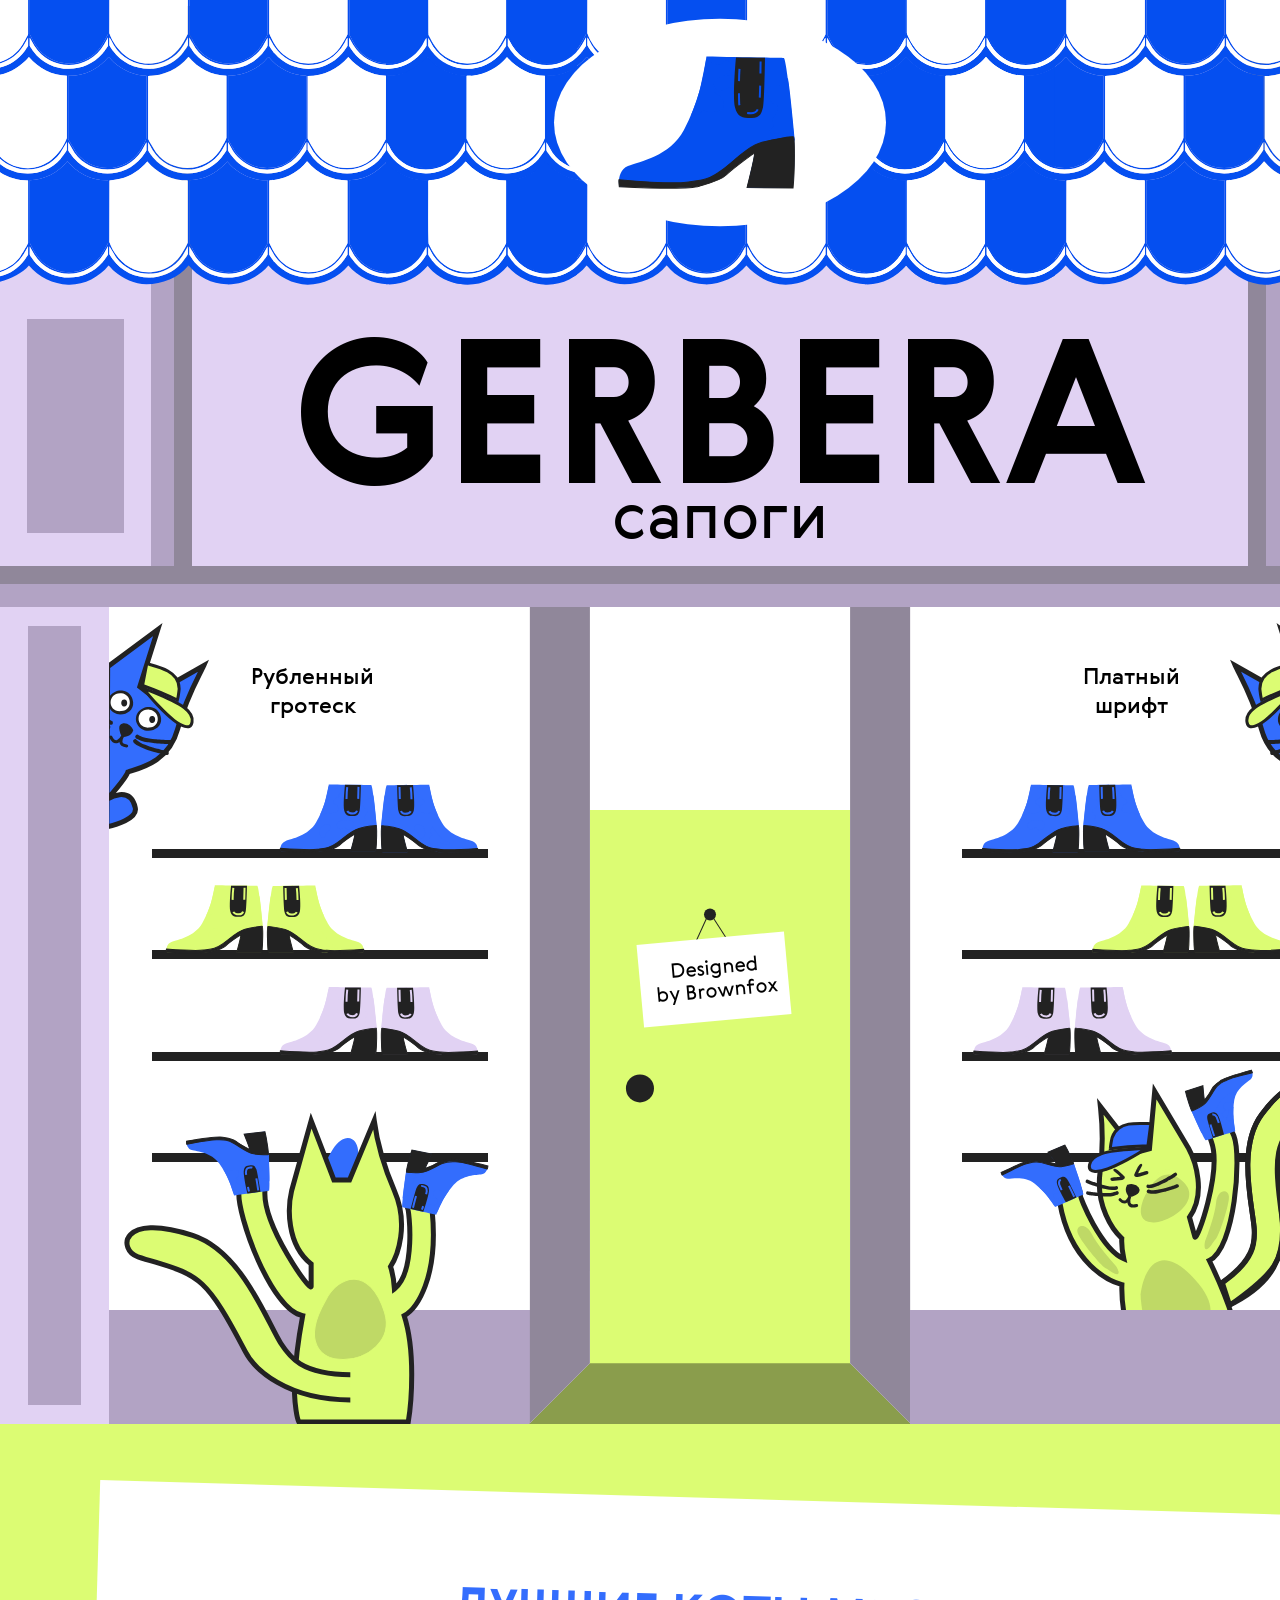
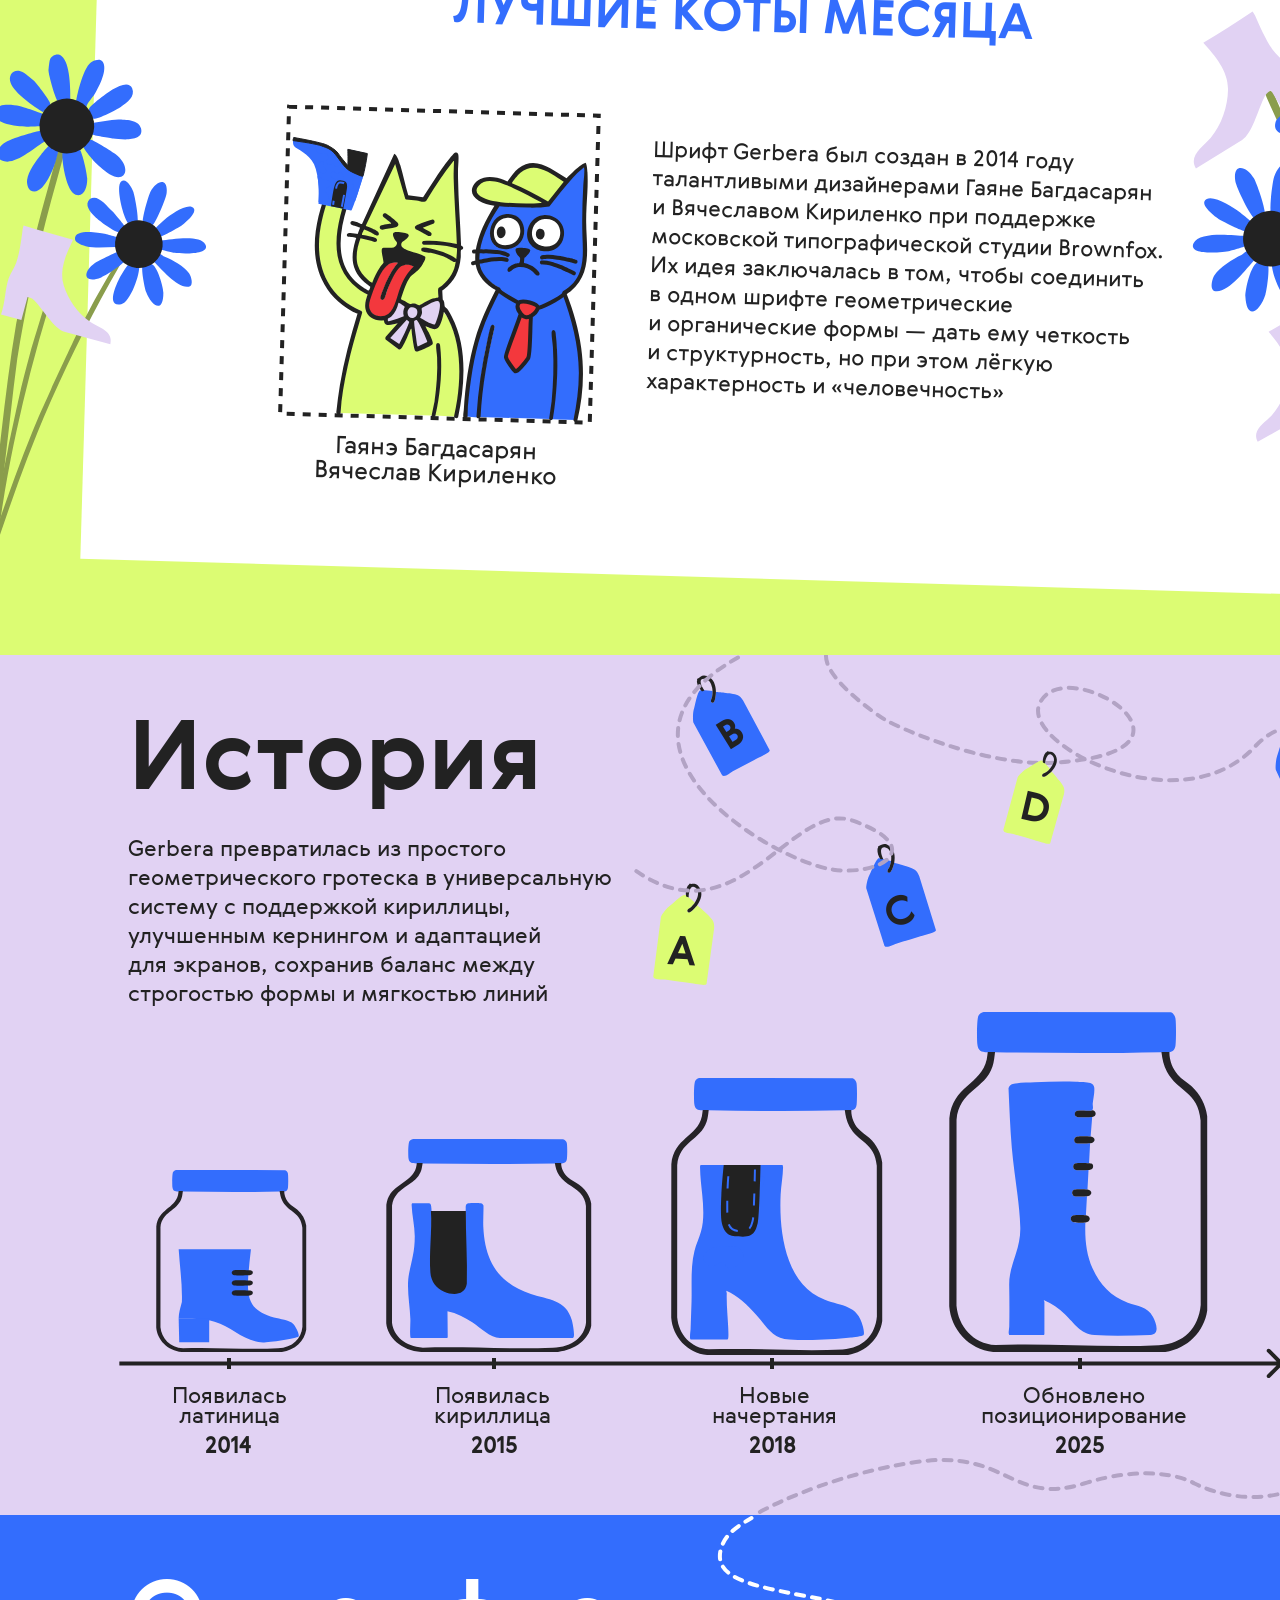
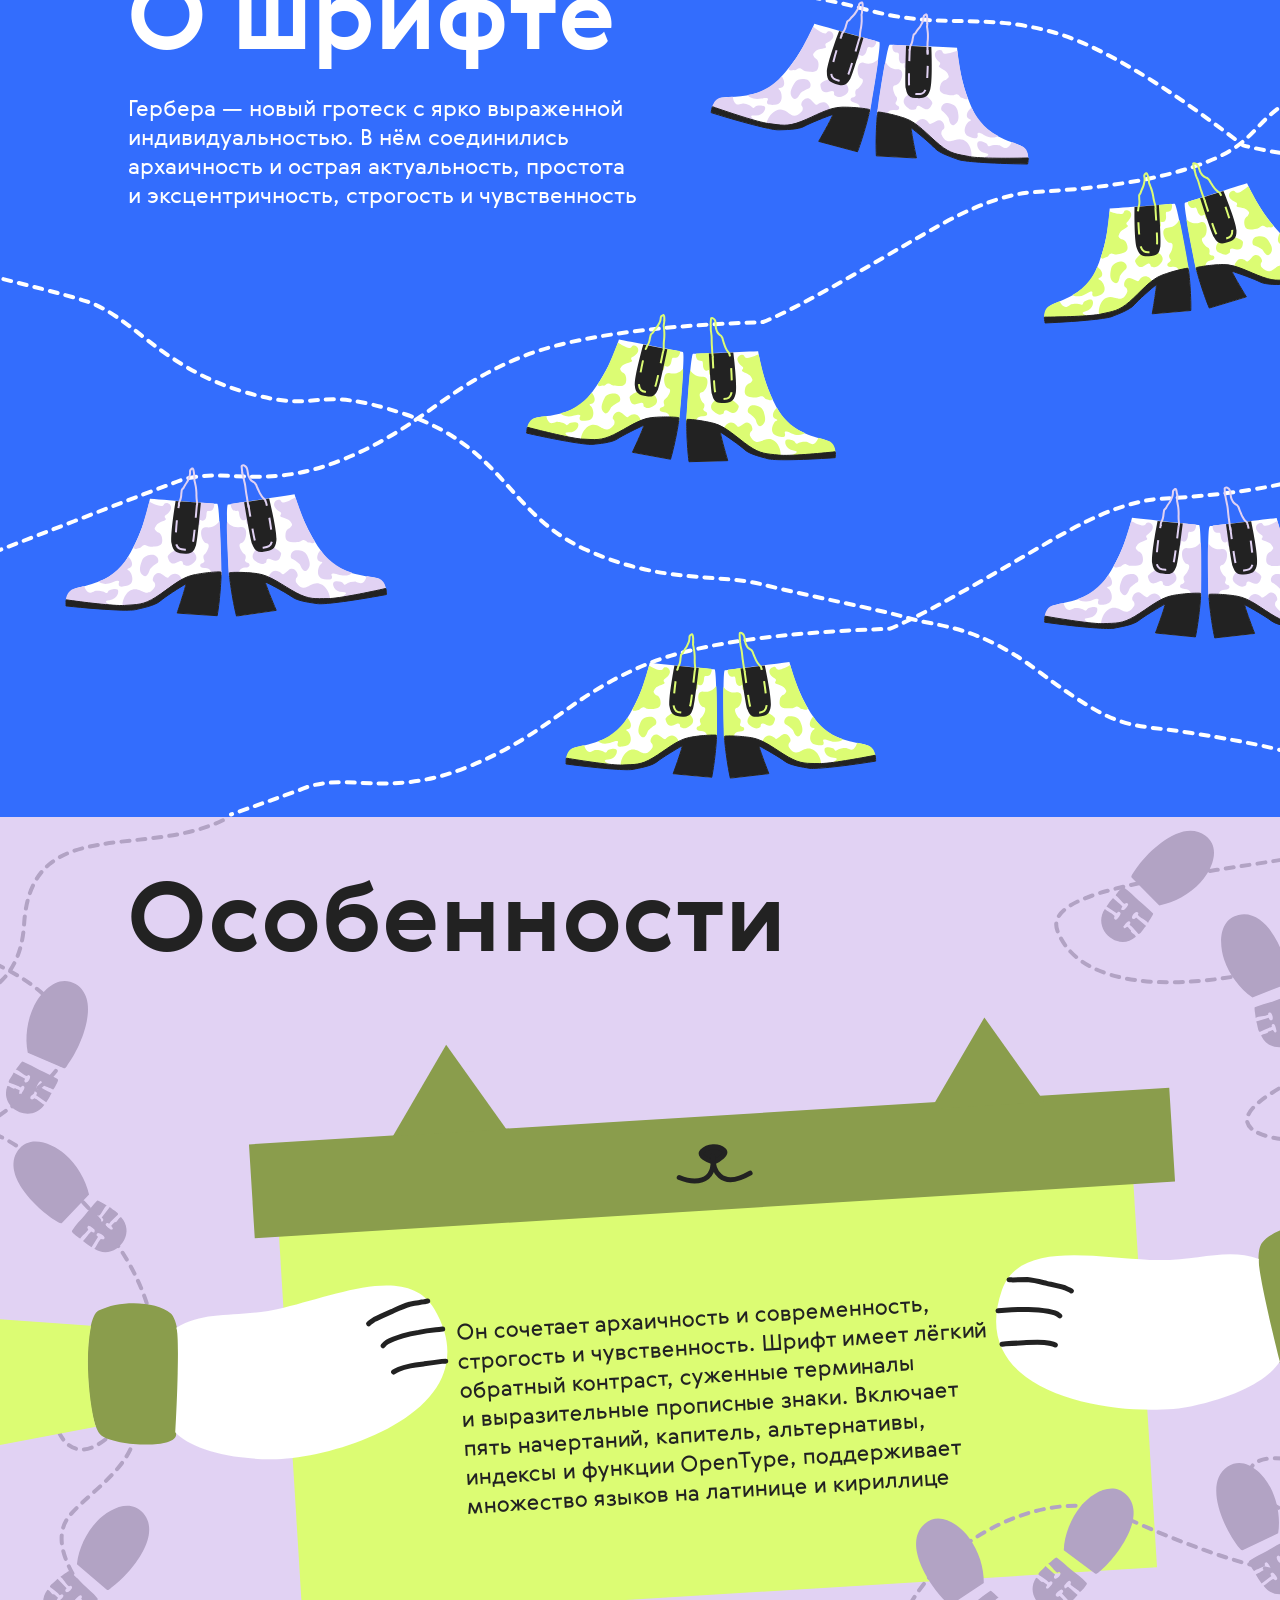
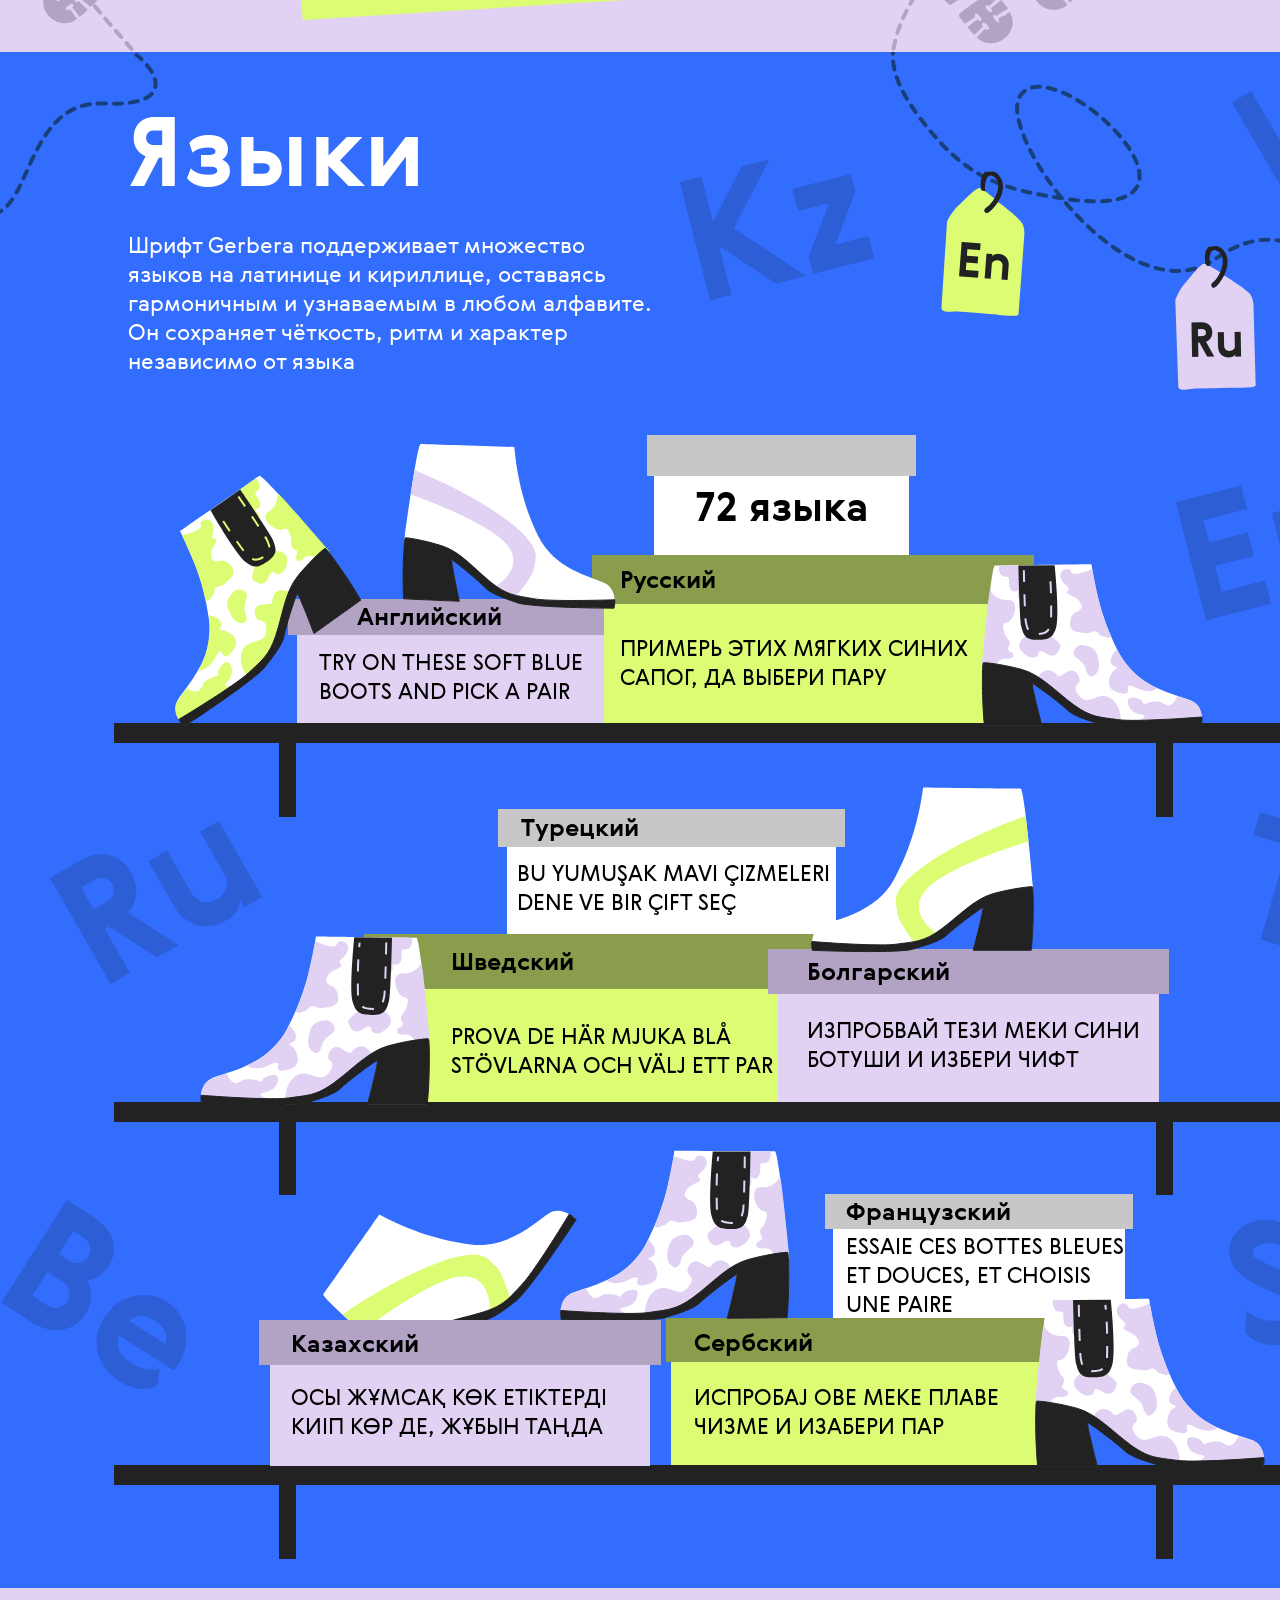
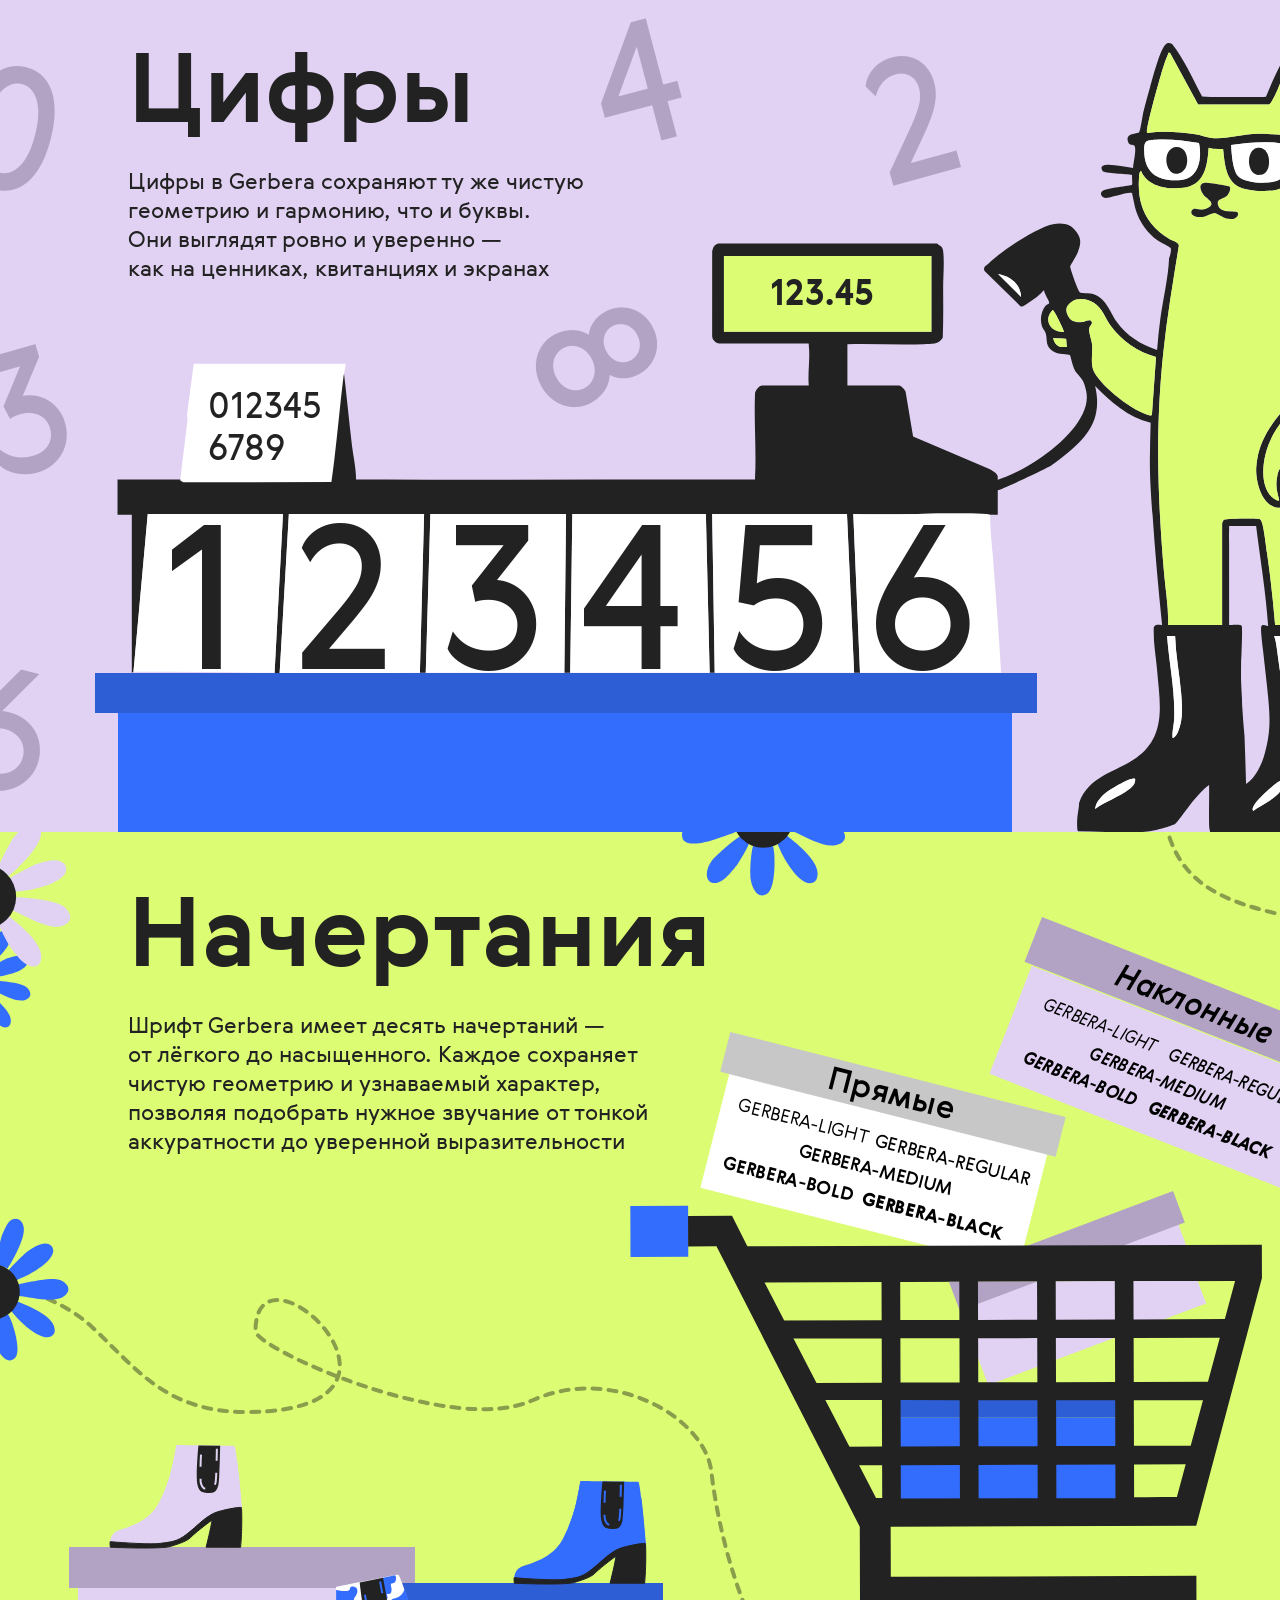
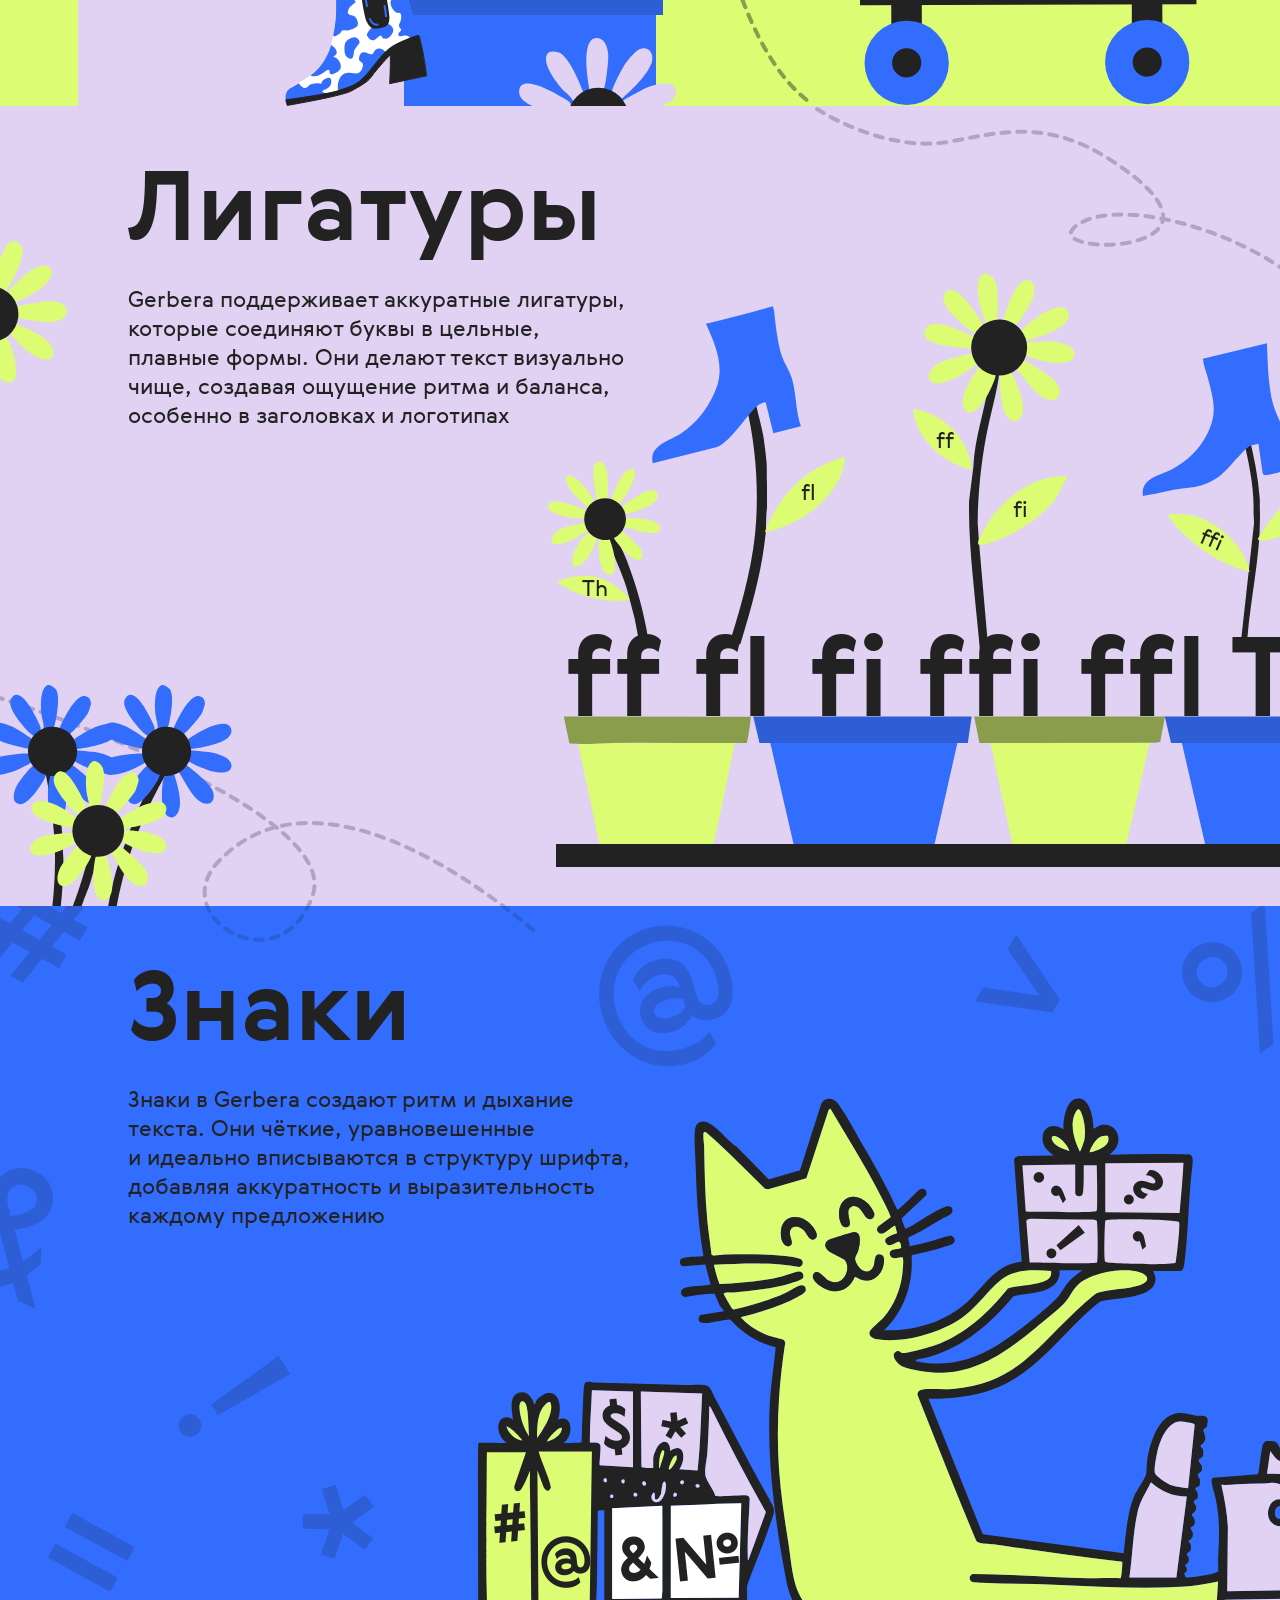
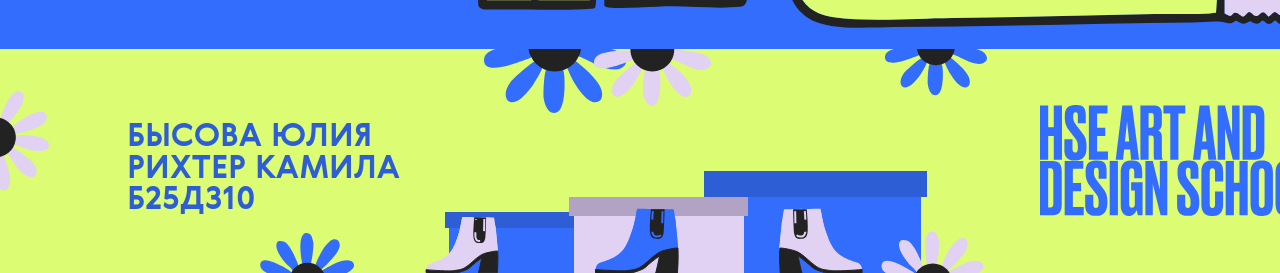
<file: index.html>
<!DOCTYPE html>
<html lang="ru">
  <html lang="en">
    <head>
      <meta charset="UTF-8" />
      <meta name="viewport" content="width=device-width, initial-scale=1.0" />
      <title>Gerbera</title>
      <link rel="stylesheet" href="stylesheets/style.css" />
      <link rel="icon" type="image/x-icon" href="../gerbera/images/icon.png" />
    </head>
    <body>
      <section class="section-1">
        <div class="rect1"></div>
        <div class="rect2"></div>
        <div class="rect3"></div>
        <div class="rect4"></div>
        <div class="rect5"></div>
      </section>
      <section class="section-2">
        <div id="title">GERBERA</div>
        <div id="title_little">сапоги</div>
        <div class="rectangle1"></div>
        <div class="rectangle2"></div>
        <div class="rectangle3"></div>
        <div class="rectangle4"></div>
        <div class="rectangle5"></div>
        <div class="rectangle6"></div>
        <div class="rectangle_left"></div>
        <div class="rectangle_right"></div>
      </section>
      <section class="section-3">
        <div class="rectangle7"></div>
        <div class="rectangle8"></div>
        <div class="rectangle9"></div>
        <div class="rectangle10"></div>
        <div class="rectangle11"></div>
        <div class="rectangle12"></div>
        <div class="rectangle13"></div>
        <div class="rectangle14"></div>
        <div class="rectangle15"></div>
        <div class="rectangle16"></div>
        <div class="rectangle17"></div>
        <div class="rectangle18"></div>
        <div class="rectangle19"></div>
        <div class="rectangle20"></div>
        <div class="rectangle21"></div>
        <div class="rectangle22"></div>
        <div class="rectangle23"></div>
        <div id="text1">Рубленный<br />гротеск</div>
        <div id="text2">Платный<br />шрифт</div>
        <div id="text3">Designed<br />by Brownfox</div>
      </section>
      <section class="section-4">
        <div class="rectangle24"></div>
        <div class="rectangle25"></div>
        <div id="text4">ЛУЧШИЕ КОТЫ МЕСЯЦА</div>
        <p id="text5">
          Шрифт Gerbera был создан в 2014 году<br />талантливыми дизайнерами
          Гаяне Багдасарян<br />
          и Вячеславом Кириленко при поддержке<br />московской типографической
          студии Brownfox.<br />Их идея заключалась в том, чтобы соединить<br />
          в одном шрифте геометрические<br />
          и органические формы — дать ему четкость<br />
          и структурность, но при этом лёгкую<br />
          характерность и «человечность»
        </p>
        <div id="text6">Гаянэ Багдасарян<br />Вячеслав Кириленко</div>
      </section>
      <section class="section-5">
        <div class="rectangle26"></div>
        <h2 id="text7">История</h2>
        <h4 id="text8">
          Gerbera превратилась из простого <br />
          геометрического гротеска в универсальную <br />
          систему с поддержкой кириллицы,<br />
          улучшенным кернингом и адаптацией<br />
          для экранов, сохранив баланс между <br />строгостью формы и мягкостью
          линий
        </h4>
        <div class="rectangle27"></div>
        <div class="rectangle28"></div>
        <div class="rectangle29"></div>
        <div class="rectangle30"></div>
        <p id="text9">Появилась<br />латиница</p>
        <p id="text10">Появилась<br />кириллица</p>
        <p id="text11">Новые <br />начертания</p>
        <p id="text12">Обновлено <br />позиционирование</p>
        <p id="text13">2014</p>
        <p id="text14">2015</p>
        <p id="text15">2018</p>
        <p id="text16">2025</p>
        <div id="A">A</div>
        <div id="B">B</div>
        <div id="C">C</div>
        <div id="D">D</div>
        <div id="E">E</div>
        <div id="F">F</div>
        <div id="G">G</div>
      </section>
      <section class="section-6">
        <h2 id="text17">О шрифте</h2>
        <h4 id="text18">
          Гербера — новый гротеск с ярко выраженной<br />
          индивидуальностью. В нём соединились <br />архаичность и острая
          актуальность, простота<br />
          и эксцентричность, строгость и чувственность
        </h4>
      </section>
      <section class="section-7">
        <div class="rectangle31"></div>
        <div class="rectangle32"></div>
        <div class="rectangle33"></div>
        <h2 id="text19">Особенности</h2>
        <p id="text20">
          Он сочетает архаичность и современность,<br />
          строгость и чувственность. Шрифт имеет лёгкий <br />обратный контраст,
          суженные терминалы<br />
          и выразительные прописные знаки. Включает<br />
          пять начертаний, капитель, альтернативы,<br />
          индексы и функции OpenType, поддерживает<br />
          множество языков на латинице и кириллице
        </p>
      </section>
      <section class="section-8">
        <div class="rectangle34"></div>
        <div class="rectangle35"></div>
        <div class="rectangle36"></div>
        <div class="rectangle37"></div>
        <div class="rectangle38"></div>
        <div class="rectangle39"></div>
        <div class="rectangle40"></div>
        <div class="rectangle41"></div>
        <div class="rectangle42"></div>
        <div class="rectangle43"></div>
        <div class="rectangle44"></div>
        <div class="rectangle45"></div>
        <div class="rectangle46"></div>
        <div class="rectangle47"></div>
        <div class="rectangle48"></div>
        <div class="rectangle49"></div>
        <div class="rectangle50"></div>
        <div class="rectangle51"></div>
        <div class="rectangle54"></div>
        <div class="rectangle55"></div>
        <div class="rectangle56"></div>
        <div class="rectangle57"></div>
        <div class="rectangle58"></div>
        <div class="rectangle59"></div>
        <div class="rectangle60"></div>
        <div class="rectangle61"></div>
        <div class="rectangle52"></div>
        <div class="rectangle53"></div>
        <h2 id="text21">Языки</h2>
        <h4 id="text22">
          Шрифт Gerbera поддерживает множество <br />
          языков на латинице и кириллице, оставаясь<br />
          гармоничным и узнаваемым в любом алфавите. <br />
          Он сохраняет чёткость, ритм и характер <br />независимо от языка
        </h4>
        <div id="text23">72 языка</div>
        <div id="text24">Английский</div>
        <p id="text25">Try on these soft blue <br />boots and pick a pair</p>
        <div id="text26">Русский</div>
        <p id="text27">Примерь этих мягких синих <br />сапог, да выбери пару</p>
        <div id="text28">Турецкий</div>
        <p id="text29">
          Bu yumuşak mavi çizmeleri <br />
          dene ve bir çift seç
        </p>
        <div id="text30">Шведский</div>
        <p id="text31">
          Prova de här mjuka blå <br />stövlarna och välj ett par
        </p>
        <div id="text32">Болгарский</div>
        <p id="text33">
          Изпробвай тези меки сини <br />
          ботуши и избери чифт
        </p>
        <div id="text34">Казахский</div>
        <p id="text35">
          Осы жұмсақ көк етіктерді <br />киіп көр де, жұбын таңда
        </p>
        <div id="text36">Сербский</div>
        <p id="text37">Испробај ове меке плаве <br />чизме и изабери пар</p>
        <div id="text38">Французский</div>
        <p id="text39">
          Essaie ces bottes bleues <br />
          et douces, et choisis <br />une paire
        </p>
        <div id="En">En</div>
        <div id="Ru">Ru</div>
        <div id="En2">En</div>
        <div id="Ru2">Ru</div>
        <div id="Be">Be</div>
        <div id="Sv">Sv</div>
        <div id="Tr">Tr</div>
        <div id="It">It</div>
        <div id="Kz">Kz</div>
      </section>
      <section class="section-9">
        <h2 id="text40">Цифры</h2>
        <h4 id="text41">
          Цифры в Gerbera сохраняют ту же чистую <br />геометрию и гармонию, что
          и буквы. <br />
          Они выглядят ровно и уверенно — <br />
          как на ценниках, квитанциях и экранах
        </h4>
        <div id="n1">1</div>
        <div id="n2">2</div>
        <div id="n3">3</div>
        <div id="n4">4</div>
        <div id="n5">5</div>
        <div id="n6">6</div>
        <div id="n7">012345 <br />6789</div>
        <div id="n8">123.45</div>
        <div class="rectangle62"></div>
        <div class="rectangle63"></div>
        <div id="N1">0</div>
        <div id="N2">3</div>
        <div id="N3">6</div>
        <div id="N4">8</div>
        <div id="N5">4</div>
        <div id="N6">2</div>
        <div id="N7">3</div>
        <div id="N8">0</div>
        <div id="N9">7</div>
      </section>
      <section class="section-10">
        <div class="rectangle64"></div>
        <div class="rectangle65"></div>
        <div class="rectangle66"></div>
        <div class="rectangle67"></div>
        <div class="rectangle68"></div>
        <div class="rectangle69"></div>
        <div class="rectangle70"></div>
        <div class="rectangle71"></div>
        <div class="rectangle72"></div>
        <div class="rectangle73"></div>
        <div class="rectangle74"></div>
        <h2 id="text42">Начертания</h2>
        <h4 id="text43">
          Шрифт Gerbera имеет десять начертаний — <br />
          от лёгкого до насыщенного. Каждое сохраняет <br />чистую геометрию и
          узнаваемый характер, <br />позволяя подобрать нужное звучание от
          тонкой <br />аккуратности до уверенной выразительности
        </h4>
        <div id="text44">Прямые</div>
        <div id="text45">GERBERA-LIGHT</div>
        <div id="text46">GERBERA-REGULAR</div>
        <div id="text47">GERBERA-MEDIUM</div>
        <div id="text48">GERBERA-BOLD</div>
        <div id="text49">GERBERA-BLACK</div>
        <div id="text50">GERBERA-LIGHT</div>
        <div id="text51">GERBERA-REGULAR</div>
        <div id="text52">GERBERA-MEDIUM</div>
        <div id="text53">GERBERA-BOLD</div>
        <div id="text54">GERBERA-BLACK</div>
        <div id="text55">Наклонные</div>
      </section>
      <section class="section-11">
        <div class="rectangle75"></div>
        <h2 id="text56">Лигатуры</h2>
        <h4 id="text57">
          Gerbera поддерживает аккуратные лигатуры, <br />которые соединяют
          буквы в цельные,<br />
          плавные формы. Они делают текст визуально <br />
          чище, создавая ощущение ритма и баланса,<br />
          особенно в заголовках и логотипах
        </h4>
        <div id="ff">ff</div>
        <div id="fl">fl</div>
        <div id="fi">fi</div>
        <div id="ffi">ffi</div>
        <div id="ffl">ffl</div>
        <div id="Th">Th</div>
        <div id="ff2">ff</div>
        <div id="fl2">fl</div>
        <div id="fi2">fi</div>
        <div id="ffi2">ffi</div>
        <div id="ffl2">ffl</div>
        <div id="Th2">Th</div>
      </section>
      <section class="section-12">
        <h2 id="text58">Знаки</h2>
        <h4 id="text59">
          Знаки в Gerbera создают ритм и дыхание <br />текста. Они чёткие,
          уравновешенные <br />
          и идеально вписываются в структуру шрифта,<br />
          добавляя аккуратность и выразительность <br />каждому предложению
        </h4>
        <div id="text60">#</div>
        <div id="text61">@</div>
        <div id="text62">$</div>
        <div id="text63">*</div>
        <div id="text64">&</div>
        <div id="text65">№</div>
        <div id="text66">;</div>
        <div id="text67">?</div>
        <div id="text68">!</div>
        <div id="text69">,</div>
        <div id="text70">#</div>
        <div id="text71">&</div>
        <div id="text72">=</div>
        <div id="text73">!</div>
        <div id="text74">@</div>
        <div id="text75">></div>
        <div id="text76">%</div>
        <div id="text77">?</div>
        <div id="text78">*</div>
        <div id="text79">&</div>
      </section>
      <section class="section-13">
        <div class="rectangle76"></div>
        <div class="rectangle77"></div>
        <div class="rectangle78"></div>
        <div class="rectangle79"></div>
        <div class="rectangle80"></div>
        <div class="rectangle81"></div>
        <div class="rectangle82"></div>
        <div id="text80">БЫСОВА ЮЛИЯ</div>
        <div id="text81">РИХТЕР КАМИЛА</div>
        <div id="text82">Б25ДЗ10</div>
      </section>
    </body>
  </html>
</html>
</file>
<file: stylesheets/style.css>
@import "reset.css";
@import "fonts.css";
@import "layout.css";
</file>
